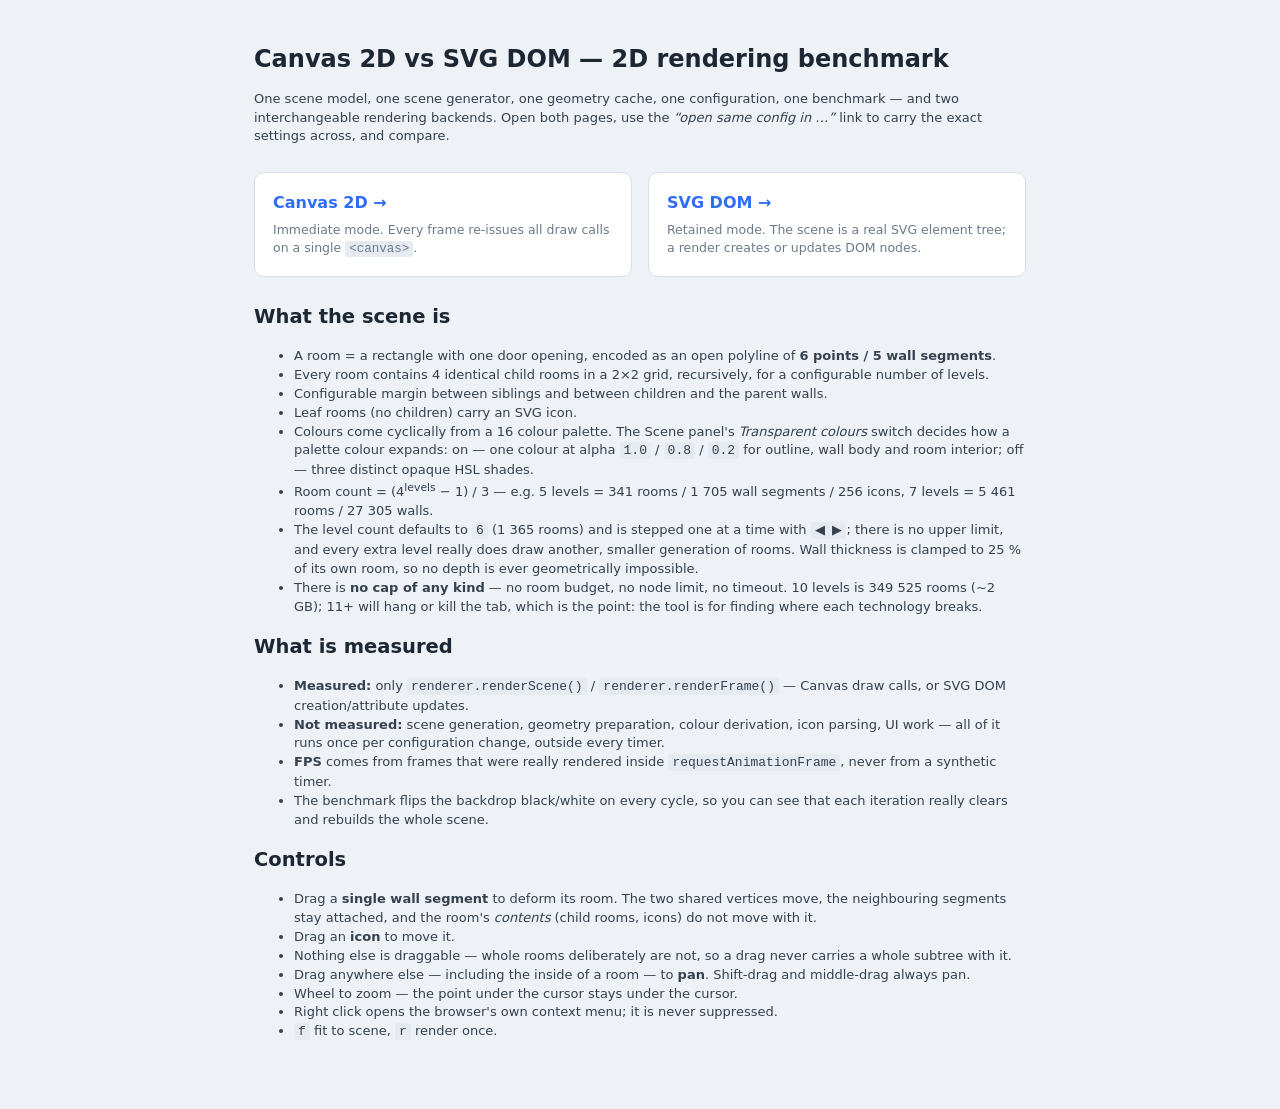
<file: index.html>
<!DOCTYPE html>
<html lang="en">
<head>
<meta charset="utf-8">
<meta name="viewport" content="width=device-width, initial-scale=1">
<title>Canvas 2D vs SVG — 2D rendering benchmark</title>
<link rel="stylesheet" href="css/style.css">
</head>
<body>
<div class="landing">
  <h1>Canvas 2D vs SVG DOM — 2D rendering benchmark</h1>
  <p>
    One scene model, one scene generator, one geometry cache, one configuration,
    one benchmark — and two interchangeable rendering backends. Open both pages,
    use the <em>“open same config in …”</em> link to carry the exact settings
    across, and compare.
  </p>

  <div class="cards">
    <a class="card" href="canvas.html">
      <h2>Canvas 2D →</h2>
      <p>Immediate mode. Every frame re-issues all draw calls on a single
         <code>&lt;canvas&gt;</code>.</p>
    </a>
    <a class="card" href="svg.html">
      <h2>SVG DOM →</h2>
      <p>Retained mode. The scene is a real SVG element tree; a render creates
         or updates DOM nodes.</p>
    </a>
  </div>

  <h2>What the scene is</h2>
  <ul>
    <li>A room = a rectangle with one door opening, encoded as an open polyline
        of <strong>6 points / 5 wall segments</strong>.</li>
    <li>Every room contains 4 identical child rooms in a 2×2 grid, recursively,
        for a configurable number of levels.</li>
    <li>Configurable margin between siblings and between children and the parent
        walls.</li>
    <li>Leaf rooms (no children) carry an SVG icon.</li>
    <li>Colours come cyclically from a 16 colour palette. The Scene panel's
        <em>Transparent colours</em> switch decides how a palette colour expands:
        on — one colour at alpha <code>1.0</code> / <code>0.8</code> /
        <code>0.2</code> for outline, wall body and room interior; off — three
        distinct opaque HSL shades.</li>
    <li>Room count = (4<sup>levels</sup> − 1) / 3 — e.g. 5 levels = 341 rooms /
        1 705 wall segments / 256 icons, 7 levels = 5 461 rooms / 27 305 walls.</li>
    <li>The level count defaults to <code>6</code> (1 365 rooms) and is stepped
        one at a time with <code>◀ ▶</code>; there is no upper limit, and every extra level
        really does draw another, smaller generation of rooms. Wall thickness is
        clamped to 25 % of its own room, so no depth is ever geometrically
        impossible.</li>
    <li>There is <strong>no cap of any kind</strong> — no room budget, no node
        limit, no timeout. 10 levels is 349 525 rooms (~2 GB); 11+ will hang or
        kill the tab, which is the point: the tool is for finding where each
        technology breaks.</li>
  </ul>

  <h2>What is measured</h2>
  <ul>
    <li><strong>Measured:</strong> only <code>renderer.renderScene()</code> /
        <code>renderer.renderFrame()</code> — Canvas draw calls, or SVG DOM
        creation/attribute updates.</li>
    <li><strong>Not measured:</strong> scene generation, geometry preparation,
        colour derivation, icon parsing, UI work — all of it runs once per
        configuration change, outside every timer.</li>
    <li><strong>FPS</strong> comes from frames that were really rendered inside
        <code>requestAnimationFrame</code>, never from a synthetic timer.</li>
    <li>The benchmark flips the backdrop black/white on every cycle, so you can
        see that each iteration really clears and rebuilds the whole scene.</li>
  </ul>

  <h2>Controls</h2>
  <ul>
    <li>Drag a <strong>single wall segment</strong> to deform its room. The two
        shared vertices move, the neighbouring segments stay attached, and the
        room's <em>contents</em> (child rooms, icons) do not move with it.</li>
    <li>Drag an <strong>icon</strong> to move it.</li>
    <li>Nothing else is draggable — whole rooms deliberately are not, so a drag
        never carries a whole subtree with it.</li>
    <li>Drag anywhere else — including the inside of a room — to <strong>pan</strong>.
        Shift-drag and middle-drag always pan.</li>
    <li>Wheel to zoom — the point under the cursor stays under the cursor.</li>
    <li>Right click opens the browser's own context menu; it is never suppressed.</li>
    <li><code>f</code> fit to scene, <code>r</code> render once.</li>
  </ul>
</div>
</body>
</html>
</file>
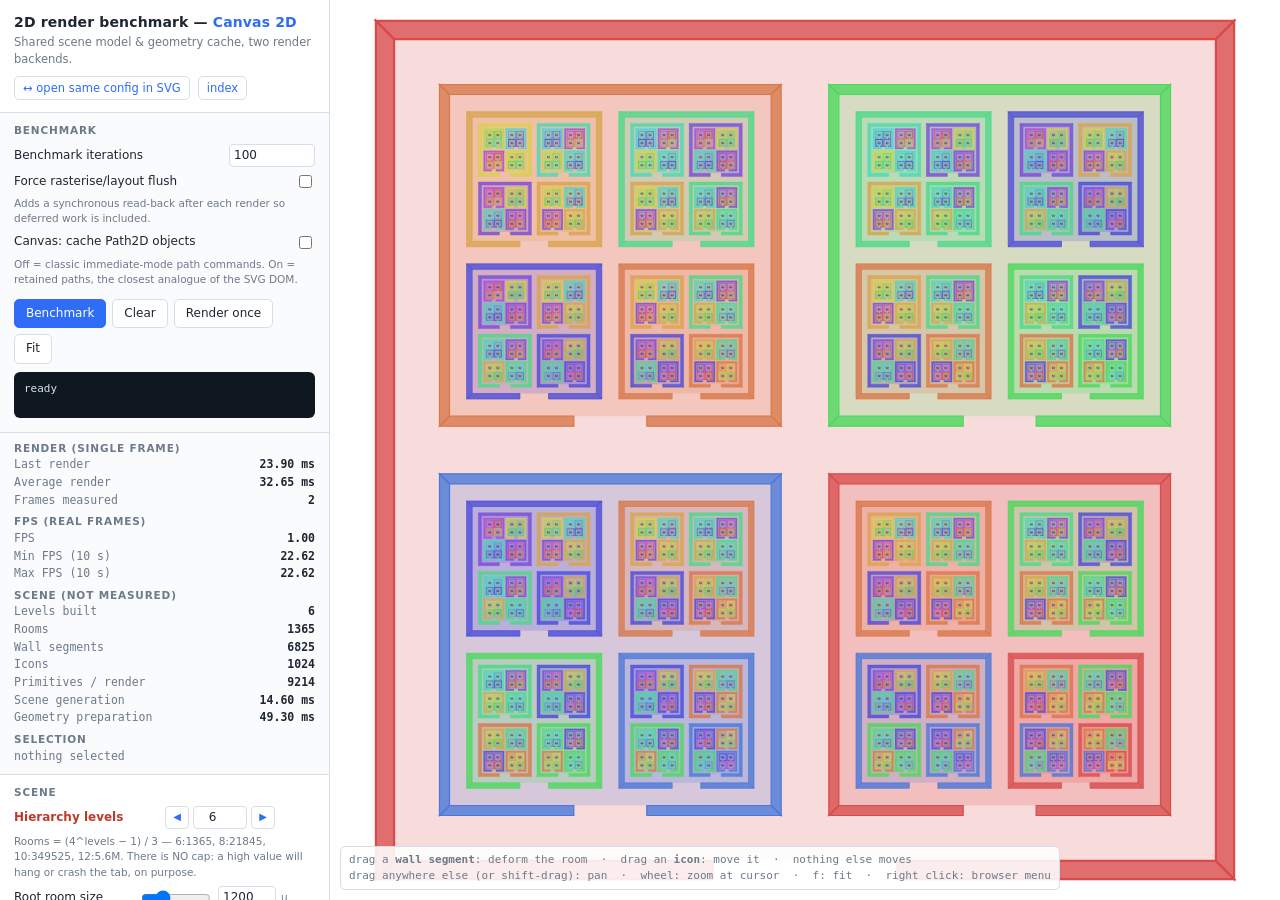
<file: canvas.html>
<!DOCTYPE html>
<html lang="en">
<head>
<meta charset="utf-8">
<meta name="viewport" content="width=device-width, initial-scale=1">
<title>Canvas 2D — 2D render benchmark</title>
<link rel="stylesheet" href="css/style.css">
</head>
<body class="app">

<aside id="sidebar">
  <header>
    <h1>2D render benchmark — <span id="renderer-name">Canvas 2D</span></h1>
    <p class="sub">Shared scene model &amp; geometry cache, two render backends.</p>
    <div class="links">
      <a id="link-other" target="_blank" rel="noopener" href="svg.html">↔ open same config in SVG</a>
      <a href="index.html">index</a>
    </div>
  </header>

  <!-- Benchmark sits ABOVE the render stats: it is what the page is for. -->
  <div id="bench">
    <div id="bench-config"><!-- the schema's Benchmark section lands here --></div>
    <div class="bench-actions">
      <div class="buttons">
        <button id="btn-bench" class="primary">Benchmark</button>
        <button id="btn-clear">Clear</button>
        <button id="btn-render">Render once</button>
        <button id="btn-fit">Fit</button>
      </div>
      <pre id="bench-out">ready</pre>
    </div>
  </div>

  <div id="stats">
    <div class="stat-grid">
      <div class="stat-head">Render (single frame)</div>
      <span class="k">Last render</span><b class="v" id="stat-last">–</b>
      <span class="k">Average render</span><b class="v" id="stat-avg">–</b>
      <span class="k">Frames measured</span><b class="v" id="stat-frames">0</b>

      <div class="stat-head">FPS (real frames)</div>
      <span class="k">FPS</span><b class="v" id="stat-fps">0</b>
      <span class="k">Min FPS (10 s)</span><b class="v" id="stat-minfps">–</b>
      <span class="k">Max FPS (10 s)</span><b class="v" id="stat-maxfps">–</b>

      <div class="stat-head">Scene (not measured)</div>
      <span class="k">Levels built</span><b class="v" id="stat-depth">0</b>
      <span class="k">Rooms</span><b class="v" id="stat-rooms">0</b>
      <span class="k">Wall segments</span><b class="v" id="stat-walls">0</b>
      <span class="k">Icons</span><b class="v" id="stat-icons">0</b>
      <span class="k">Primitives / render</span><b class="v" id="stat-prims">0</b>
      <span class="k">Scene generation</span><b class="v" id="stat-gen">–</b>
      <span class="k">Geometry preparation</span><b class="v" id="stat-geom">–</b>

      <div class="stat-head">Selection</div>
      <span class="k" style="grid-column:1/-1" id="selinfo">nothing selected</span>
    </div>
  </div>

  <div id="panel"><!-- generated from SQAR.ConfigSchema --></div>

</aside>

<main id="viewport">
  <div id="hud">drag a <b>wall segment</b>: deform the room &nbsp;·&nbsp; drag an <b>icon</b>: move it &nbsp;·&nbsp; nothing else moves<br>
    drag anywhere else (or shift-drag): pan &nbsp;·&nbsp; wheel: zoom at cursor &nbsp;·&nbsp; f: fit &nbsp;·&nbsp; right click: browser menu</div>
</main>

<!-- ------------------------------ shared layer ------------------------- -->
<script src="js/shared/geometry.js"></script>
<script src="js/shared/colors.js"></script>
<script src="js/shared/icon-asset.js"></script>
<script src="js/shared/model.js"></script>
<script src="js/shared/scene-generator.js"></script>
<script src="js/shared/geometry-builder.js"></script>
<script src="js/shared/configuration.js"></script>
<script src="js/shared/benchmark.js"></script>
<script src="js/shared/renderer.js"></script>
<script src="js/shared/interaction-controller.js"></script>
<script src="js/shared/ui.js"></script>
<script src="js/shared/app.js"></script>
<!-- ------------------------- Canvas specific layer --------------------- -->
<script src="js/canvas/canvas-renderer.js"></script>
<script src="js/canvas/canvas-interaction.js"></script>
<script>
  // The only canvas-aware line in the whole application shell.
  SQAR.App.start({
    kind: 'canvas',
    createRenderer: (container) => new SQAR.CanvasRenderer(container),
    createInteraction: (renderer) => new SQAR.CanvasInteraction(renderer)
  });
</script>
</body>
</html>
</file>
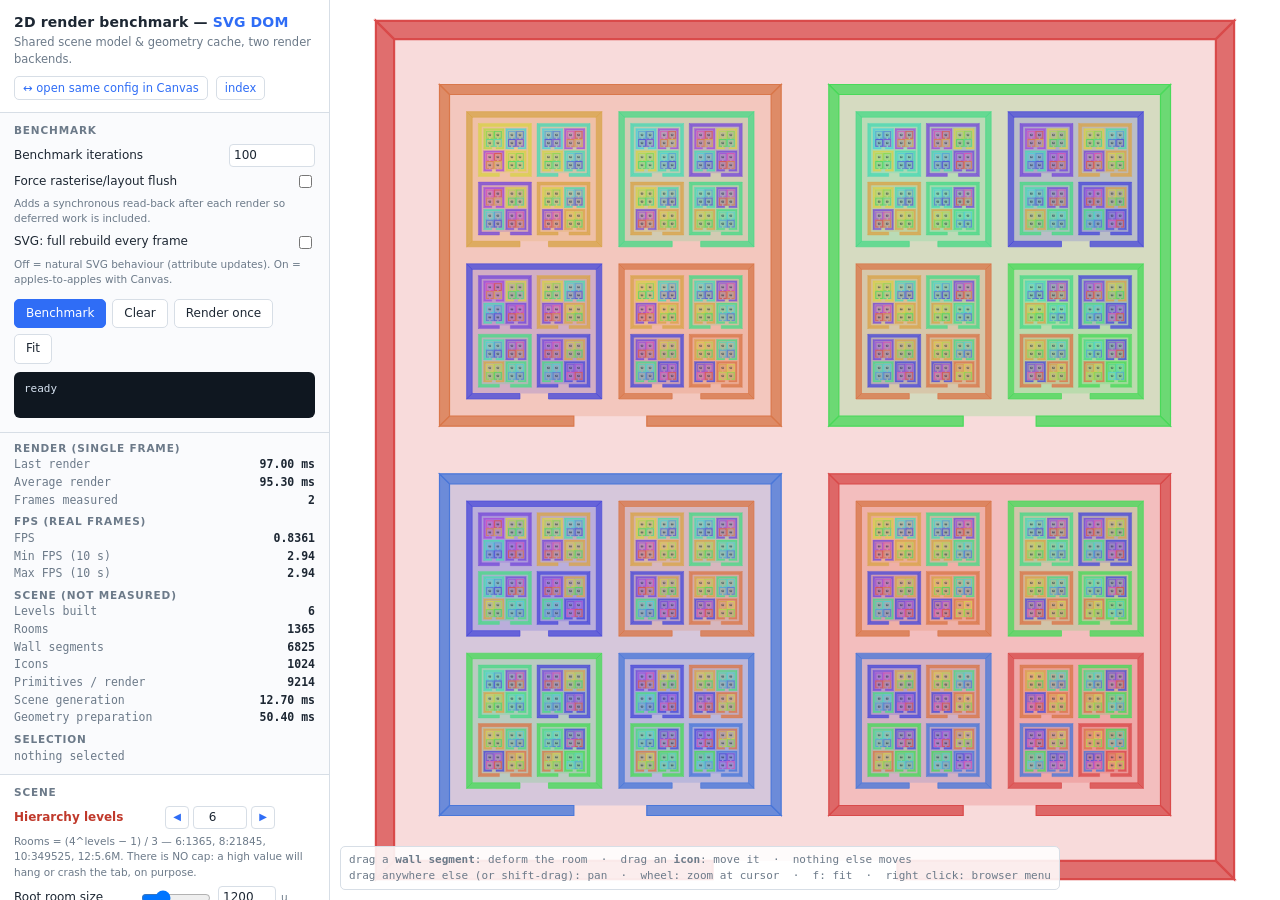
<file: svg.html>
<!DOCTYPE html>
<html lang="en">
<head>
<meta charset="utf-8">
<meta name="viewport" content="width=device-width, initial-scale=1">
<title>SVG DOM — 2D render benchmark</title>
<link rel="stylesheet" href="css/style.css">
</head>
<body class="app">

<aside id="sidebar">
  <header>
    <h1>2D render benchmark — <span id="renderer-name">SVG DOM</span></h1>
    <p class="sub">Shared scene model &amp; geometry cache, two render backends.</p>
    <div class="links">
      <a id="link-other" target="_blank" rel="noopener" href="canvas.html">↔ open same config in Canvas</a>
      <a href="index.html">index</a>
    </div>
  </header>

  <!-- Benchmark sits ABOVE the render stats: it is what the page is for. -->
  <div id="bench">
    <div id="bench-config"><!-- the schema's Benchmark section lands here --></div>
    <div class="bench-actions">
      <div class="buttons">
        <button id="btn-bench" class="primary">Benchmark</button>
        <button id="btn-clear">Clear</button>
        <button id="btn-render">Render once</button>
        <button id="btn-fit">Fit</button>
      </div>
      <pre id="bench-out">ready</pre>
    </div>
  </div>

  <div id="stats">
    <div class="stat-grid">
      <div class="stat-head">Render (single frame)</div>
      <span class="k">Last render</span><b class="v" id="stat-last">–</b>
      <span class="k">Average render</span><b class="v" id="stat-avg">–</b>
      <span class="k">Frames measured</span><b class="v" id="stat-frames">0</b>

      <div class="stat-head">FPS (real frames)</div>
      <span class="k">FPS</span><b class="v" id="stat-fps">0</b>
      <span class="k">Min FPS (10 s)</span><b class="v" id="stat-minfps">–</b>
      <span class="k">Max FPS (10 s)</span><b class="v" id="stat-maxfps">–</b>

      <div class="stat-head">Scene (not measured)</div>
      <span class="k">Levels built</span><b class="v" id="stat-depth">0</b>
      <span class="k">Rooms</span><b class="v" id="stat-rooms">0</b>
      <span class="k">Wall segments</span><b class="v" id="stat-walls">0</b>
      <span class="k">Icons</span><b class="v" id="stat-icons">0</b>
      <span class="k">Primitives / render</span><b class="v" id="stat-prims">0</b>
      <span class="k">Scene generation</span><b class="v" id="stat-gen">–</b>
      <span class="k">Geometry preparation</span><b class="v" id="stat-geom">–</b>

      <div class="stat-head">Selection</div>
      <span class="k" style="grid-column:1/-1" id="selinfo">nothing selected</span>
    </div>
  </div>

  <div id="panel"><!-- generated from SQAR.ConfigSchema --></div>

</aside>

<main id="viewport">
  <div id="hud">drag a <b>wall segment</b>: deform the room &nbsp;·&nbsp; drag an <b>icon</b>: move it &nbsp;·&nbsp; nothing else moves<br>
    drag anywhere else (or shift-drag): pan &nbsp;·&nbsp; wheel: zoom at cursor &nbsp;·&nbsp; f: fit &nbsp;·&nbsp; right click: browser menu</div>
</main>

<!-- ------------------------------ shared layer ------------------------- -->
<script src="js/shared/geometry.js"></script>
<script src="js/shared/colors.js"></script>
<script src="js/shared/icon-asset.js"></script>
<script src="js/shared/model.js"></script>
<script src="js/shared/scene-generator.js"></script>
<script src="js/shared/geometry-builder.js"></script>
<script src="js/shared/configuration.js"></script>
<script src="js/shared/benchmark.js"></script>
<script src="js/shared/renderer.js"></script>
<script src="js/shared/interaction-controller.js"></script>
<script src="js/shared/ui.js"></script>
<script src="js/shared/app.js"></script>
<!-- -------------------------- SVG specific layer ------------------------ -->
<script src="js/svg/svg-renderer.js"></script>
<script src="js/svg/svg-interaction.js"></script>
<script>
  // The only svg-aware line in the whole application shell.
  SQAR.App.start({
    kind: 'svg',
    createRenderer: (container) => new SQAR.SvgRenderer(container),
    createInteraction: (renderer) => new SQAR.SvgInteraction(renderer)
  });
</script>
</body>
</html>
</file>
<file: css/style.css>
/* =============================================================================
 * style.css -- shared by index.html, canvas.html and svg.html.
 * Both renderer pages use the EXACT same layout and surface size so that the
 * measured scenes are identical.
 * ========================================================================== */
:root {
  --bg: #eef1f5;
  --panel: #ffffff;
  --ink: #1d2733;
  --muted: #6c7a89;
  --line: #d7dee6;
  --accent: #2f6df6;
  --accent-2: #0f9d58;
  --warn: #c0392b;
  --mono: ui-monospace, SFMono-Regular, Menlo, Consolas, monospace;
}

* { box-sizing: border-box; }

html, body {
  height: 100%;
  margin: 0;
  font: 13px/1.45 system-ui, -apple-system, "Segoe UI", Roboto, sans-serif;
  color: var(--ink);
  background: var(--bg);
}

body.app { display: flex; overflow: hidden; }

/* ---------------------------------------------------------------- sidebar */
#sidebar {
  width: 330px;
  flex: 0 0 330px;
  height: 100%;
  overflow-y: auto;
  background: var(--panel);
  border-right: 1px solid var(--line);
  display: flex;
  flex-direction: column;
}

#sidebar > header {
  padding: 12px 14px;
  border-bottom: 1px solid var(--line);
  position: sticky;
  top: 0;
  background: var(--panel);
  z-index: 3;
}
#sidebar h1 { font-size: 14px; margin: 0 0 2px; letter-spacing: .01em; }
#sidebar h1 span { color: var(--accent); }
.sub { color: var(--muted); font-size: 11.5px; margin: 0; }
.links { margin-top: 8px; display: flex; gap: 8px; flex-wrap: wrap; }
.links a {
  font-size: 11.5px; text-decoration: none; color: var(--accent);
  border: 1px solid var(--line); border-radius: 5px; padding: 3px 8px;
}
.links a:hover { background: #f2f6ff; }

/* ------------------------------------------------------------------ stats */
#stats {
  padding: 10px 14px;
  border-bottom: 1px solid var(--line);
  background: #fafbfd;
}
.stat-grid {
  display: grid;
  grid-template-columns: 1fr auto;
  gap: 1px 10px;
  font-family: var(--mono);
  font-size: 11.5px;
}
.stat-grid b { font-weight: 600; font-family: var(--mono); }
.stat-grid .k { color: var(--muted); font-family: inherit; }
.stat-grid .v { text-align: right; font-variant-numeric: tabular-nums; }
/* "6 / 12" -- the generator hit its geometric limit before the requested depth */
.stat-grid .v.capped { color: var(--warn); cursor: help; }
.stat-head {
  grid-column: 1 / -1;
  margin: 7px 0 2px;
  font: 600 10.5px/1 system-ui, sans-serif;
  letter-spacing: .08em;
  text-transform: uppercase;
  color: var(--muted);
}
.stat-head:first-child { margin-top: 0; }

/* ------------------------------------------------------------------ panel */
.panel-section { padding: 8px 14px 10px; border-bottom: 1px solid var(--line); }
.panel-section h2 {
  font: 600 10.5px/1 system-ui, sans-serif;
  letter-spacing: .08em; text-transform: uppercase; color: var(--muted);
  margin: 4px 0 8px;
}
.row { display: flex; align-items: center; gap: 8px; margin: 5px 0; }
.row-label { flex: 1 1 auto; font-size: 12px; }
/* The one setting that drives the whole measurement -- made to stand out. */
.row-label.highlight { color: var(--warn); font-weight: 650; }
.row-bool { justify-content: space-between; }
.range-wrap { display: flex; align-items: center; gap: 5px; flex: 0 0 150px; }
.range-wrap input[type=range] { flex: 1 1 auto; width: 70px; }
input.num { width: 58px; }

/* Stepper (unbounded integer, e.g. hierarchy levels) -- never a slider. */
.stepper { display: flex; align-items: center; gap: 4px; flex: 0 0 150px; }
.stepper button.step {
  width: 24px; height: 23px; padding: 0; line-height: 1;
  font-size: 10px; border-radius: 4px; color: var(--accent);
}
.stepper button.step[disabled] { color: var(--muted); }
.stepper input.step-val { width: 54px; text-align: center; font-variant-numeric: tabular-nums; }
input.num.wide { width: 86px; }
input[type=number], select, input[type=color] {
  font: inherit; font-size: 12px; padding: 2px 4px;
  border: 1px solid var(--line); border-radius: 4px; background: #fff; color: inherit;
}
select { flex: 0 0 150px; }
input[type=color] { padding: 0; width: 38px; height: 22px; }
.unit { color: var(--muted); font-size: 10.5px; width: 34px; }
.hint { margin: 2px 0 6px; font-size: 10.5px; color: var(--muted); }

/* -------------------------------------------------------------- benchmark */
#bench { border-bottom: 1px solid var(--line); background: #fafbfd; }
#bench .panel-section { border-bottom: 0; padding-bottom: 2px; }
.bench-actions { padding: 4px 14px 14px; }
#bench .buttons { display: flex; gap: 6px; flex-wrap: wrap; margin-bottom: 8px; }
button {
  font: inherit; font-size: 12px; padding: 5px 11px; cursor: pointer;
  border: 1px solid var(--line); border-radius: 5px; background: #fff; color: inherit;
}
button:hover { background: #f2f6ff; border-color: var(--accent); }
button.primary { background: var(--accent); border-color: var(--accent); color: #fff; }
button.primary:hover { background: #2559d0; }
button[disabled] { opacity: .5; cursor: default; }
#bench-out {
  font-family: var(--mono); font-size: 11px; white-space: pre; margin: 0;
  background: #0f1720; color: #d6e2f0; padding: 9px 10px; border-radius: 6px;
  min-height: 46px; overflow-x: auto;
}

/* --------------------------------------------------------------- viewport */
#viewport {
  position: relative;
  flex: 1 1 auto;
  height: 100%;
  overflow: hidden;
  background: #ffffff;
  cursor: grab;
}
#viewport .surface {
  position: absolute;
  inset: 0;
  display: block;
  background: #ffffff;
}
#hud {
  position: absolute; left: 10px; bottom: 10px; z-index: 2;
  font-family: var(--mono); font-size: 11px; color: var(--muted);
  background: rgba(255,255,255,.88); border: 1px solid var(--line);
  border-radius: 5px; padding: 5px 8px; pointer-events: none;
}

/* SVG selection highlight (the SVG analogue of the Canvas overlay stroke). */
#viewport svg .selected { stroke: #ff2d7a !important; stroke-width: 2px; vector-effect: non-scaling-stroke; }

/* ------------------------------------------------------------- index page */
.landing { max-width: 820px; margin: 0 auto; padding: 42px 24px 60px; }
.landing h1 { font-size: 24px; margin: 0 0 6px; }
.landing p { color: #35414f; }
.cards { display: flex; gap: 16px; margin: 26px 0; flex-wrap: wrap; }
.card {
  flex: 1 1 260px; background: #fff; border: 1px solid var(--line);
  border-radius: 10px; padding: 18px; text-decoration: none; color: inherit;
  transition: border-color .12s, transform .12s;
}
.card:hover { border-color: var(--accent); transform: translateY(-2px); }
.card h2 { margin: 0 0 6px; font-size: 16px; color: var(--accent); }
.card p { margin: 0; font-size: 12.5px; color: var(--muted); }
.landing ul { font-size: 13px; color: #35414f; }
.landing code { font-family: var(--mono); background: #e6ebf2; padding: 1px 4px; border-radius: 3px; }
</file>
